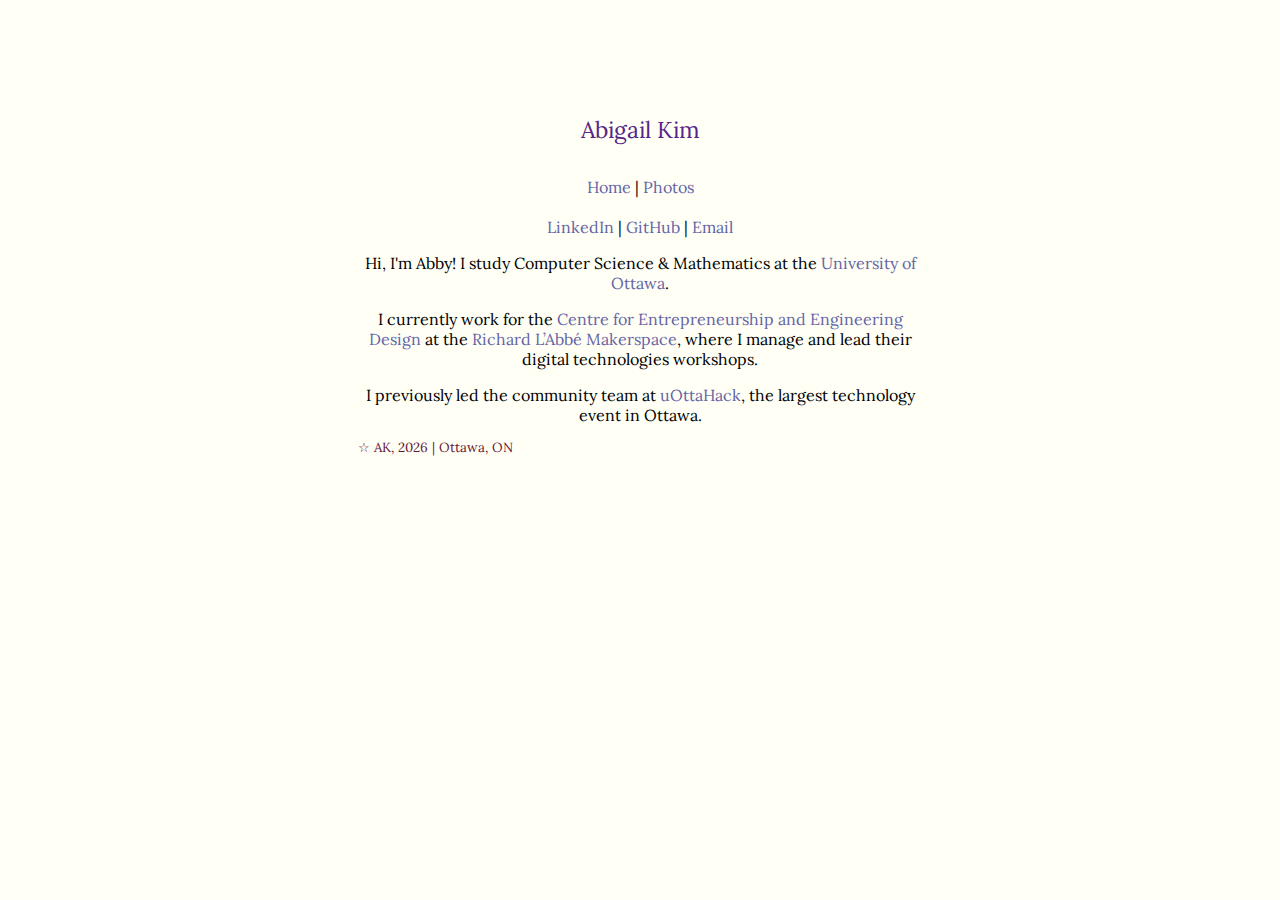
<file: index.html>
<!DOCTYPE html>
<html lang="en">
<head>
    <meta charset="UTF-8">
    <meta name="viewport" content="width=device-width, initial-scale=1.0">
    <title>Abigail Kim</title>
    <link rel="stylesheet" href="style.css">
    <link rel="preconnect" href="https://fonts.googleapis.com">
    <link rel="preconnect" href="https://fonts.gstatic.com" crossorigin>
    <link href="https://fonts.googleapis.com/css2?family=Lora:ital,wght@0,400..700;1,400..700&display=swap" rel="stylesheet">
    <link rel="icon" type="image/png" href="/favicon-96x96.png" sizes="96x96" />
    <link rel="icon" type="image/svg+xml" href="/favicon.svg" />
    <link rel="shortcut icon" href="/favicon.ico" />
    <link rel="apple-touch-icon" sizes="180x180" href="/apple-touch-icon.png" />
    <link rel="manifest" href="/site.webmanifest" />
</head>
<body>

    <header>
        <h1><a href="index.html"> Abigail Kim</a></h1>
    </header>

    <nav>
        <a href="index.html">Home</a>
        <span class="sep">|</span>
        <a href="outgoing/MyPhotos.html">Photos</a>
    </nav>

    <main>
        <a href="https://www.linkedin.com/in/abigail-s-kim/" target="_blank" rel="noopener noreferrer">LinkedIn</a>
        <span class="sep">|</span>
        <a href="https://github.com/abbyk06" target="_blank" rel="noopener noreferrer">GitHub</a>
        <span class="sep">|</span>
        <a href="mailto:akim015@uottawa.ca" target="_blank" rel="noopener noreferrer"> Email </a>

        <p >Hi, I'm Abby! I study Computer Science & Mathematics at the <a href="https://www.uottawa.ca/en" target="_blank" rel="noopener noreferrer" style = "color:rgb(100, 100, 165) ;"> University of Ottawa</a>. </p>

        <p>I currently work for the <a href="https://www.uottawa.ca/faculty-engineering/centre-entrepreneurship-engineering-design"target="_blank" rel="noopener noreferrer" style = "color:rgb(100, 100, 165) ;"> Centre for Entrepreneurship and Engineering Design</a> at the <a href="https://www.uottawa.ca/faculty-engineering/centre-entrepreneurship-engineering-design/facilities/richard-labbe-makerspace"target="_blank" rel="noopener noreferrer" style = "color:rgb(100, 100, 165) ;"> Richard L’Abbé Makerspace</a>, where I manage and lead their digital technologies workshops.</p>

        <p>I previously led the community team at <a href="https://www.uottahack.ca/" target="_blank" rel="noopener noreferrer" style = "color:rgb(100, 100, 165)"> uOttaHack</a>, the largest technology event in Ottawa. </p>


    </main>

    <footer>
        <p style="text-align: left;">&#9734; AK, 2026 | Ottawa, ON </p>
    </footer>

</body>
</html>
</file>
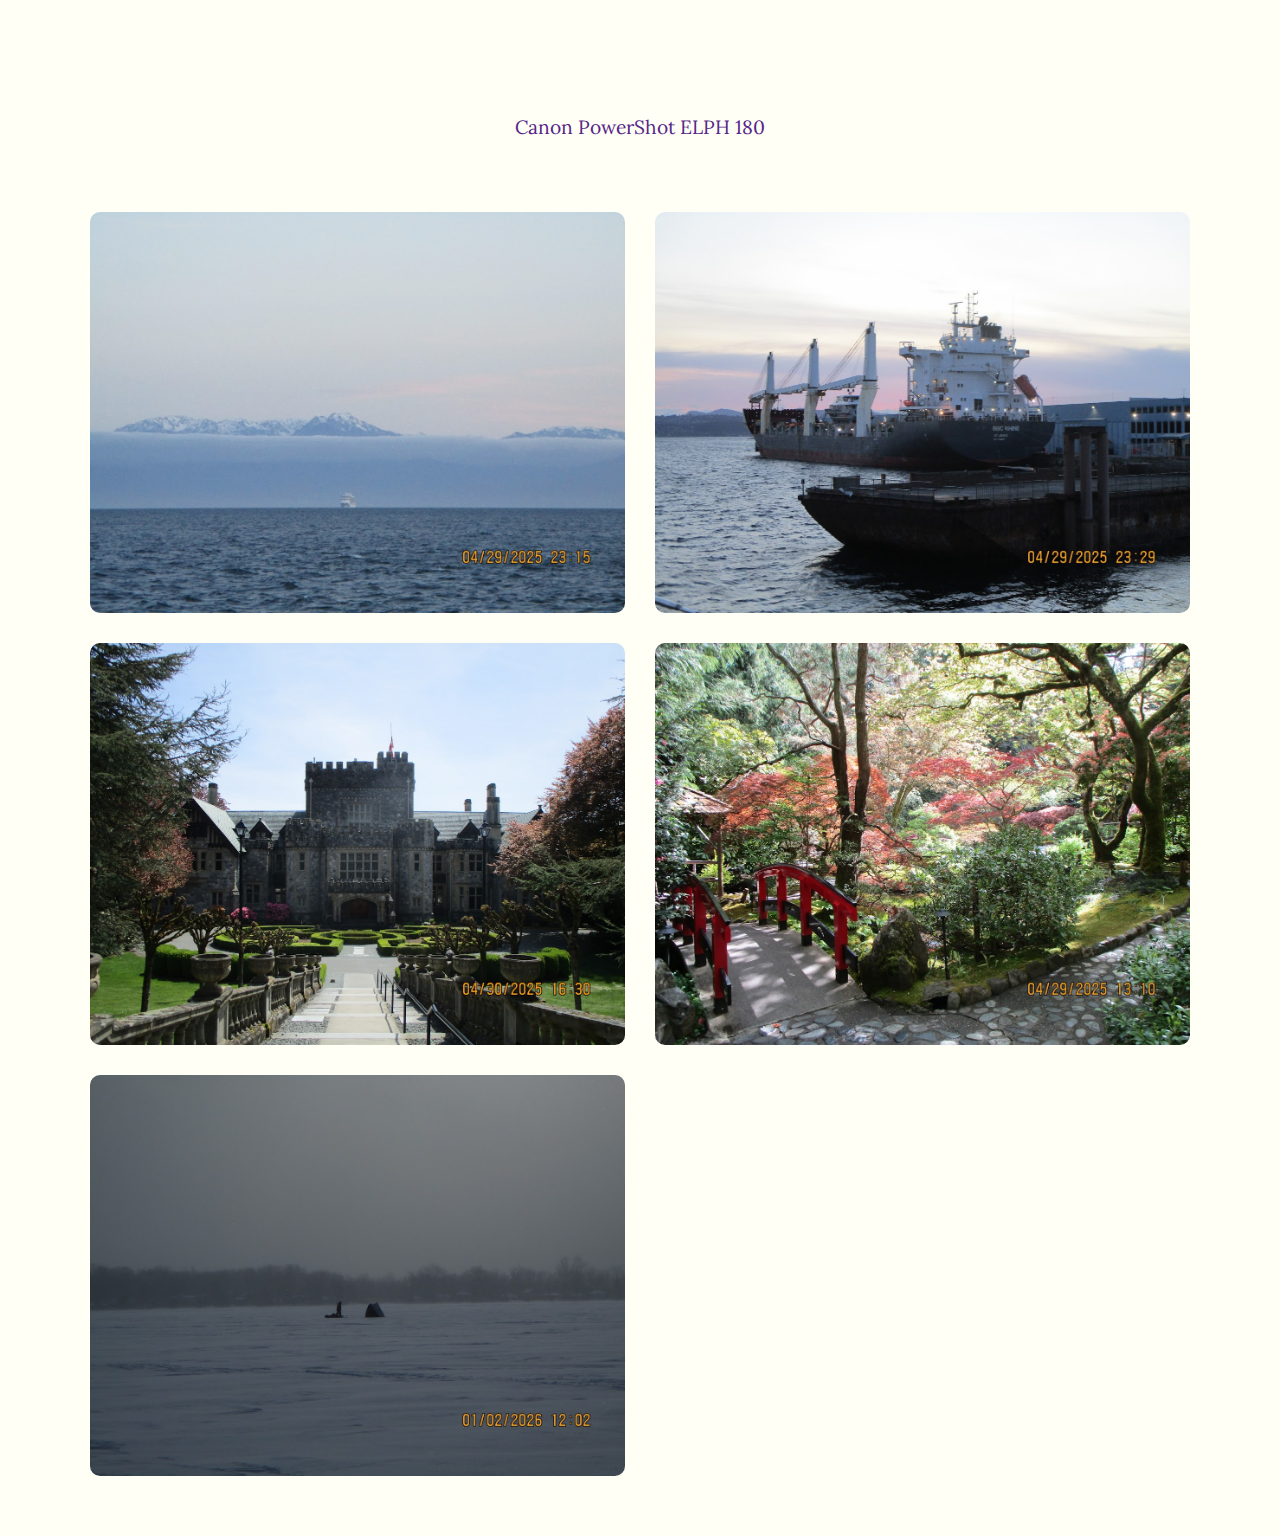
<file: elph180.html>
<!DOCTYPE html>
<html lang="en">
<head>
    <meta charset="UTF-8">
    <meta name="viewport" content="width=device-width, initial-scale=1.0">
    <title>Abigail Kim</title>
    <link rel="stylesheet" href="style.css">
    <link rel="preconnect" href="https://fonts.googleapis.com">
    <link rel="preconnect" href="https://fonts.gstatic.com" crossorigin>
    <link href="https://fonts.googleapis.com/css2?family=Lora:ital,wght@0,400..700;1,400..700&display=swap" rel="stylesheet">
    <link rel="icon" type="image/png" href="/icons/favicon-96x96.png" sizes="96x96" />
    <link rel="icon" type="image/svg+xml" href="/icons//favicon.svg" />
    <link rel="shortcut icon" href="/icons/favicon.ico" />
    <link rel="apple-touch-icon" sizes="180x180" href="/icons/apple-touch-icon.png" />
    <link rel="manifest" href="/site.webmanifest" />
</head>

<body>
    <header>
        <h1>Canon PowerShot ELPH 180</h1>
    </header>

<div class="gallery">
    <img src="photos/elph180/IMG_0523.JPG" alt="">
    <img src="photos/elph180/IMG_0530.JPG" alt="">
    <img src="photos/elph180/IMG_0554.JPG" alt="">
    <img src="photos/elph180/IMG_0460.JPG" alt="">
    <img src="photos/elph180/IMG_0768.JPG" alt="">
</div>

</body>
</file>
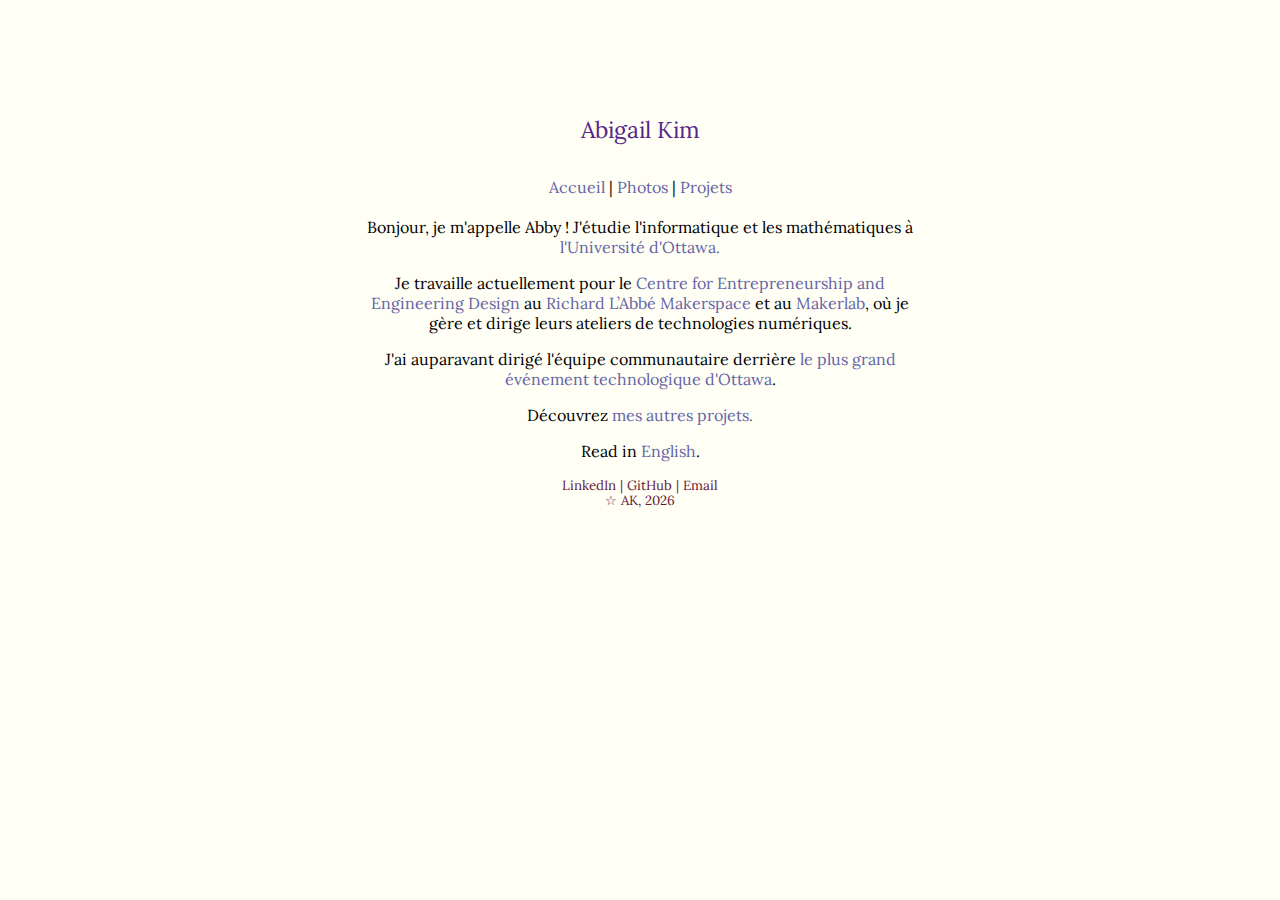
<file: indexfr.html>
<!DOCTYPE html>
<html lang="fr">
<head>
    <meta charset="UTF-8">
    <meta name="viewport" content="width=device-width, initial-scale=1.0">
    <title>Abigail Kim</title>
    <link rel="stylesheet" href="style.css">
    <link rel="preconnect" href="https://fonts.googleapis.com">
    <link rel="preconnect" href="https://fonts.gstatic.com" crossorigin>
    <link href="https://fonts.googleapis.com/css2?family=Lora:ital,wght@0,400..700;1,400..700&display=swap" rel="stylesheet">
    <link rel="icon" type="image/png" href="/icons/favicon-96x96.png" sizes="96x96" />
    <link rel="icon" type="image/svg+xml" href="/icons//favicon.svg" />
    <link rel="shortcut icon" href="/icons/favicon.ico" />
    <link rel="apple-touch-icon" sizes="180x180" href="/icons/apple-touch-icon.png" />
    <link rel="manifest" href="/site.webmanifest" />
</head>
<body>
    <header>
        <h1><a href="indexfr.html"> Abigail Kim</a></h1>
    </header>
<nav>
        <a href="indexfr.html">Accueil</a>
        <span class="sep">|</span>
        <a href="MyPhotos.html">Photos</a>
        <span class="sep">|</span>
        <a href="projects.html">Projets</a>
</nav>

<main>
    <p>Bonjour, je m'appelle Abby ! J'étudie l'informatique et les mathématiques à <a href="https://www.uottawa.ca/en" target="_blank" rel="noopener noreferrer" style="color:rgb(100, 100, 165);">l'Université d'Ottawa.</a></p>

    <p>Je travaille actuellement pour le
        <a href="https://www.uottawa.ca/faculty-engineering/centre-entrepreneurship-engineering-design" target="_blank" rel="noopener noreferrer" style="color:rgb(100, 100, 165);">Centre for Entrepreneurship and Engineering Design</a>
        au
        <a href="https://www.uottawa.ca/faculty-engineering/centre-entrepreneurship-engineering-design/facilities/richard-labbe-makerspace" target="_blank" rel="noopener noreferrer" style="color:rgb(100, 100, 165);">Richard L’Abbé Makerspace</a>
        et au
        <a href="https://www.uottawa.ca/faculty-engineering/centre-entrepreneurship-engineering-design/facilities/makerlab" target="_blank" rel="noopener noreferrer" style="color:rgb(100, 100, 165);">Makerlab</a>,
        où je gère et dirige leurs ateliers de technologies numériques.</p>

    <p>J'ai auparavant dirigé l'équipe communautaire derrière <a href="https://2026.uottahack.ca/" target="_blank" rel="noopener noreferrer" style="color:rgb(100, 100, 165);">le plus grand événement technologique d'Ottawa</a>.</p>

    <p>Découvrez <a href="projects.html" target="_blank" rel="noopener noreferrer" style="color:rgb(100, 100, 165);">mes autres projets.</a></p>

    <p>Read in <a href="index.html">English</a>.</p>
</main>

<footer>
    <a href="https://www.linkedin.com/in/abigail-s-kim/" target="_blank" rel="noopener noreferrer">LinkedIn</a>
    <span class="sep">|</span>
    <a href="https://github.com/abbyk06" target="_blank" rel="noopener noreferrer">GitHub</a>
    <span class="sep">|</span>
    <a href="mailto:akim015@uottawa.ca" target="_blank" rel="noopener noreferrer"> Email </a>
    <p style="text-align: center;">&#9734; AK, 2026 </p>
</footer>

</body>
</html>
</file>
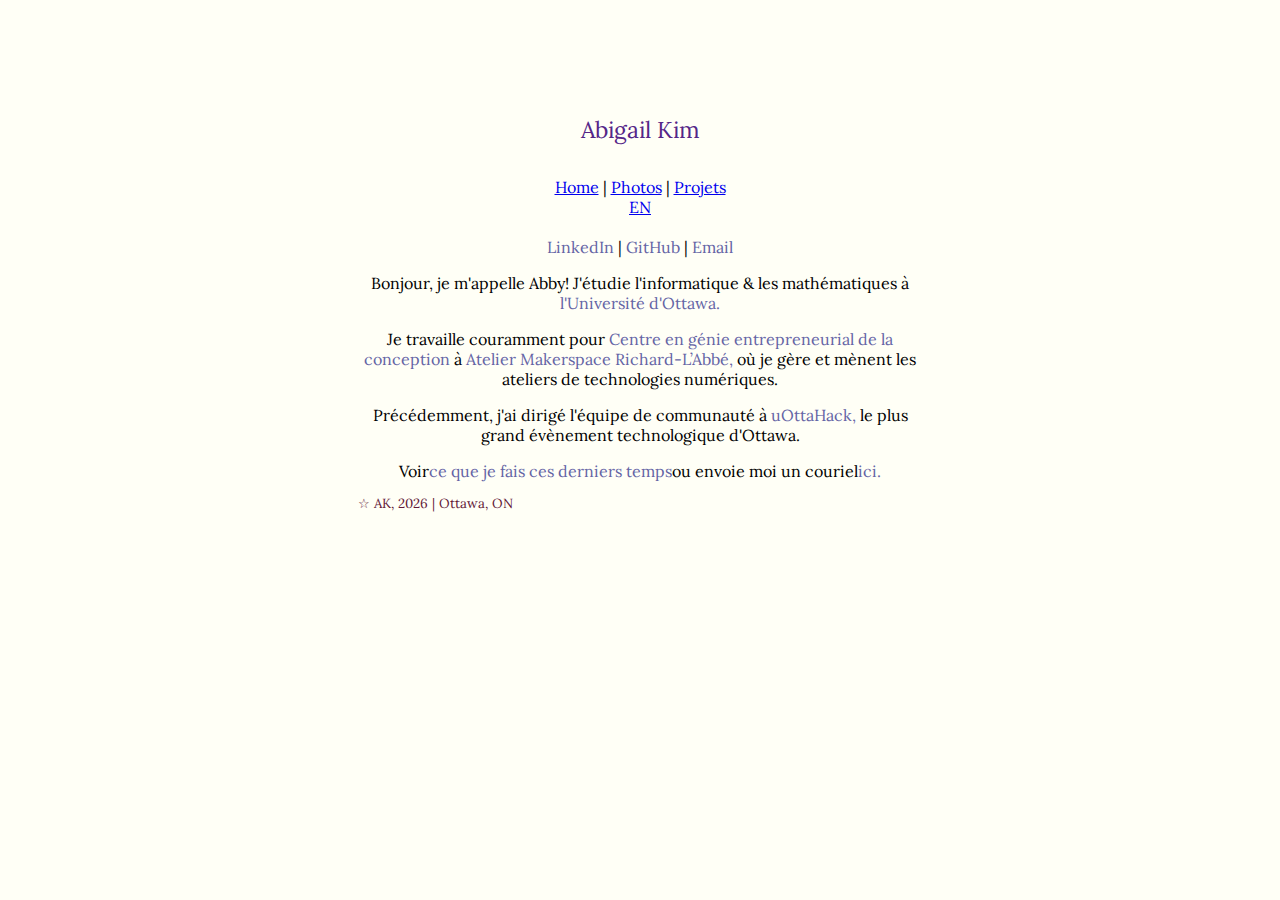
<file: indexFR.html>
<!DOCTYPE html>
<html lang="en">
<head>
    <meta charset="UTF-8">
    <meta name="viewport" content="width=device-width, initial-scale=1.0">
    <title>Abigail Kim</title>
    <link rel="stylesheet" href="style.css">
    <link rel="preconnect" href="https://fonts.googleapis.com">
    <link rel="preconnect" href="https://fonts.gstatic.com" crossorigin>
    <link href="https://fonts.googleapis.com/css2?family=Lora:ital,wght@0,400..700;1,400..700&display=swap" rel="stylesheet">
    <link rel="icon" type="image/png" href="/favicon-96x96.png" sizes="96x96" />
    <link rel="icon" type="image/svg+xml" href="/favicon.svg" />
    <link rel="shortcut icon" href="/favicon.ico" />
    <link rel="apple-touch-icon" sizes="180x180" href="/apple-touch-icon.png" />
    <link rel="manifest" href="/site.webmanifest" />
</head>
<body>

    <header>
        <h1><a href="index.html"> Abigail Kim</a></h1>
    </header>

<nav>
    <div class="left-links">
        <a href="index.html">Home</a>
        <span class="sep">|</span>
        <a href="MyPhotos.html">Photos</a>
        <span class="sep">|</span>
        <a href="projects.html">Projets</a>
    </div>
    <div class="right-link">
        <a href="index.html">EN</a>
    </div>
</nav>

    <main>
        <a href="https://www.linkedin.com/in/abigail-s-kim/" target="_blank" rel="noopener noreferrer">LinkedIn</a>
        <span class="sep">|</span>
        <a href="https://github.com/abbyk06" target="_blank" rel="noopener noreferrer">GitHub</a>
        <span class="sep">|</span>
        <a href="mailto:akim015@uottawa.ca" target="_blank" rel="noopener noreferrer"> Email </a>

        <p >Bonjour, je m'appelle Abby! J'étudie l'informatique & les mathématiques à<a href="https://www.uottawa.ca/en" target="_blank" rel="noopener noreferrer" style = "color:rgb(100, 100, 165) ;"> l'Université d'Ottawa.</a> </p>

        <p>Je travaille couramment pour<a href="https://www.uottawa.ca/faculty-engineering/centre-entrepreneurship-engineering-design"target="_blank" rel="noopener noreferrer" style = "color:rgb(100, 100, 165) ;"> Centre en génie entrepreneurial de la conception</a> à <a href="https://www.uottawa.ca/faculty-engineering/centre-entrepreneurship-engineering-design/facilities/richard-labbe-makerspace"target="_blank" rel="noopener noreferrer" style = "color:rgb(100, 100, 165) ;">Atelier Makerspace Richard-L’Abbé,</a> où je gère et mènent les ateliers de technologies numériques.</p>

        <p>Précédemment, j'ai dirigé l'équipe de communauté à <a href="https://www.uottahack.ca/" target="_blank" rel="noopener noreferrer" style = "color:rgb(100, 100, 165)"> uOttaHack,</a> le plus grand évènement technologique d'Ottawa. </p>

        <p>Voir<a href="projects.html" target="_blank" rel="noopener noreferrer" style = "color:rgb(100, 100, 165)">ce que je fais ces derniers temps</a>ou envoie moi un couriel<a href="mailto:akim015@uottawa.ca" target="_blank" rel="noopener noreferrer" style = "color:rgb(100, 100, 165) ;">ici.</a></p>


    </main>

    <footer>
        <p style="text-align: left;">&#9734; AK, 2026 | Ottawa, ON </p>
    </footer>

</body>
</html>
</file>
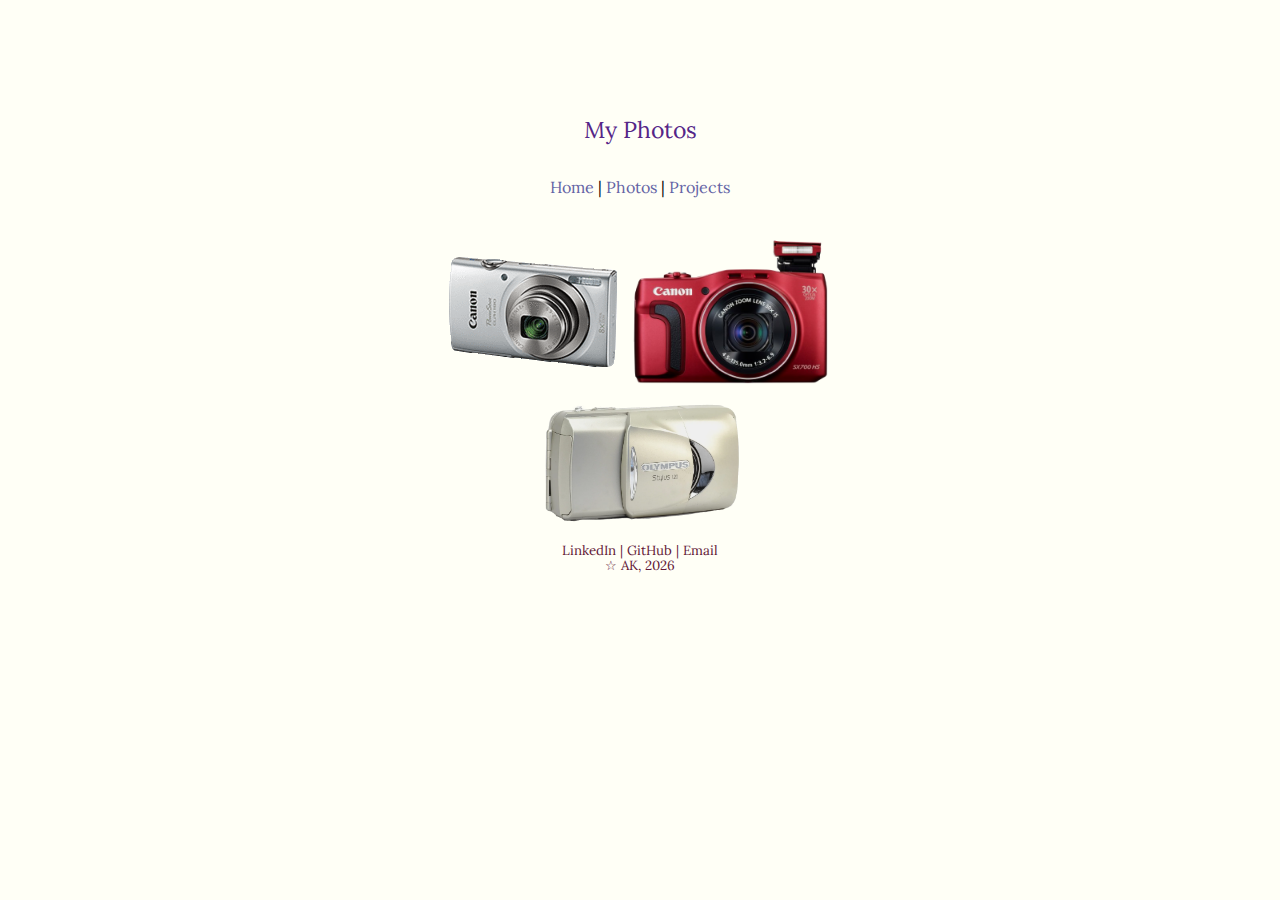
<file: myphotos.html>
<!DOCTYPE html>
<html lang="en">
<head>
    <meta charset="UTF-8">
    <meta name="viewport" content="width=device-width, initial-scale=1.0">
    <title>Abigail Kim</title>
    <link rel="stylesheet" href="style.css">
    <link rel="preconnect" href="https://fonts.googleapis.com">
    <link rel="preconnect" href="https://fonts.gstatic.com" crossorigin>
    <link href="https://fonts.googleapis.com/css2?family=Lora:ital,wght@0,400..700;1,400..700&display=swap" rel="stylesheet">
    <link rel="icon" type="image/png" href="/icons/favicon-96x96.png" sizes="96x96" />
    <link rel="icon" type="image/svg+xml" href="/icons//favicon.svg" />
    <link rel="shortcut icon" href="/icons/favicon.ico" />
    <link rel="apple-touch-icon" sizes="180x180" href="/icons/apple-touch-icon.png" />
    <link rel="manifest" href="/site.webmanifest" />
</head>
<body>
    <header>
        <h1><a href="index.html">My Photos</a></h1>
    </header>
<nav>
        <a href="index.html">Home</a>
        <span class="sep">|</span>
        <a href="myphotos.html">Photos</a>
        <span class="sep">|</span>
        <a href="projects.html">Projects</a>
</nav>

<main>
<div class="photo-grid">
    <a href = "elph180.html">
        <img src="camera/elph180.png" alt=""></a>
    <a href = "sx700hs.html">
        <img src="camera/sx700hs.png" alt=""></a>
    <a href = "stylus120.html">
        <img src="camera/stylus120.png" alt=""></a>
</div>
</main>

<footer>
    <a href="https://www.linkedin.com/in/abigail-s-kim/" target="_blank" rel="noopener noreferrer">LinkedIn</a>
    <span class="sep">|</span>
    <a href="https://github.com/abbyk06" target="_blank" rel="noopener noreferrer">GitHub</a>
    <span class="sep">|</span>
    <a href="mailto:akim015@uottawa.ca" target="_blank" rel="noopener noreferrer"> Email </a>
    <p style="text-align: center;">&#9734; AK, 2026 </p>
</footer>

</body>
</html>
</file>
<file: style.css>
body {
    background-color: rgb(255, 255, 246);
    font-family: "Lora", serif;
    margin:0;
    padding-top: 8%;
    padding-left: 28%;
    padding-RIGHT: 28%;
    text-align: center;
    animation: fadeInUp 0.5s ease-in-out;
}

/************************************************/
/* Fade in and slide up animation */
@keyframes fadeInUp {
    0% {
        opacity: 0;
        transform: translateY(20px);
    }
    100% {
        opacity: 1;
        transform: translateY(0);
    }
}
/************************************************/
h1,
h1 > a{
    text-decoration: none;
    color: rgb(85, 38, 136);
    text-align: center;
    font-weight: normal;
    display:inline-block;
    font-size: larger;
}
/************************************************/

nav{
    /*display:flex;*/
    justify-content: center;
    align-items:center;
    gap: 15pc;
    margin: 20px 0;
}

nav > a{
    text-decoration: none;
    color: rgb(100, 100, 165);
    text-align: center;
    font-style: normal;
}

nav a:hover {
    background-color: rgb(206, 189, 232);
    transform: scale(1.05);
    transition: background-color 0.5s ease, color 0.5s ease, transform 0.5s ease;

}
/************************************************/

main > a,
main p > a {
    text-decoration: none;
    color: rgb(100, 100, 165);
    transition: background-color 0.5s ease, color 0.5s ease, transform 0.5s ease;
}

main > a:hover,
main p > a:hover {
    background-color: rgb(206, 189, 232);
    transform: scale(1.05);
}

/************************************************/
.lora-regular {
    font-family: "Lora", serif;
    font-weight: 400;
    font-style: normal;
}

footer {
    color: rgb(99, 24, 55);
    font-size: smaller;
    animation: fadeUp 0.8s ease-in;
    padding-bottom: 50%;
}

footer p {
    margin: 0;
    line-height: 1.1;
}

footer >a {
    text-decoration: none;
    color: rgb(99, 24, 55);
    transition: background-color 0.5s ease, color 0.5s ease, transform 0.5s ease;
}
footer a:hover {
    background-color: rgb(226, 169, 193);
    transform: scale(1.05);
}

main p {
    text-align: center;
}

/************************************************/
/* Photo grid layout */
.photo-grid {
    display: flex;
    flex-wrap: wrap;
    justify-content: center;
    align-items: center;
    gap: 15px;
    padding: 20px 0;
    margin: 0 auto;
    max-width: 100%;
}

/* Images in the grid */
.photo-grid a {
    display: flex;
    justify-content: center;
    align-items: center;
}

.photo-grid img {
    width: 100%;
    max-width: 200px;
    height: auto;
    border-radius: 10px;
    cursor: pointer;
    transition: transform 0.4s ease, filter 0.4s ease; /* smooth animation */
    object-fit: contain;
}

@media (max-width: 768px) {
    .photo-grid img {
        max-width: 150px;
    }
}

@media (max-width: 480px) {
    .photo-grid img {
        max-width: 120px;
    }
}

/* Hover effect on images */
.photo-grid img:hover {
    transform: scale(1.1) rotate(-2deg) translateY(-12px); /* zoom, slight tilt, and float up */
}

.makeSmaller{
    width: 20%;        /* adjust size as needed */
    height: auto;      /* keeps aspect ratio */
    display: block;    /* for centering */
    margin: 0 auto;    /* centers the image in its grid cell */
}

/************************************************/
.gallery {
    display: grid;
    grid-template-columns: repeat(2, 1fr); /* responsive grid */
    gap: 30px; /* space between images */
    padding: 20px 0;
    width: 100vw;
    max-width: 1100px;
    margin: 40px auto;   /* center the grid */
    position:relative;
    left:50%;
    transform:translateX(-50%)
}

.gallery img {
    width: 100%;         /* fills the grid cell */
    height: auto;        /* keeps aspect ratio */
    border-radius: 10px;
    cursor: pointer;
    transition: transform 0.4s ease, filter 0.4s ease;
}

.gallery img:hover {
    transform: scale(1.05);  /* slight zoom on hover */
}
</file>
